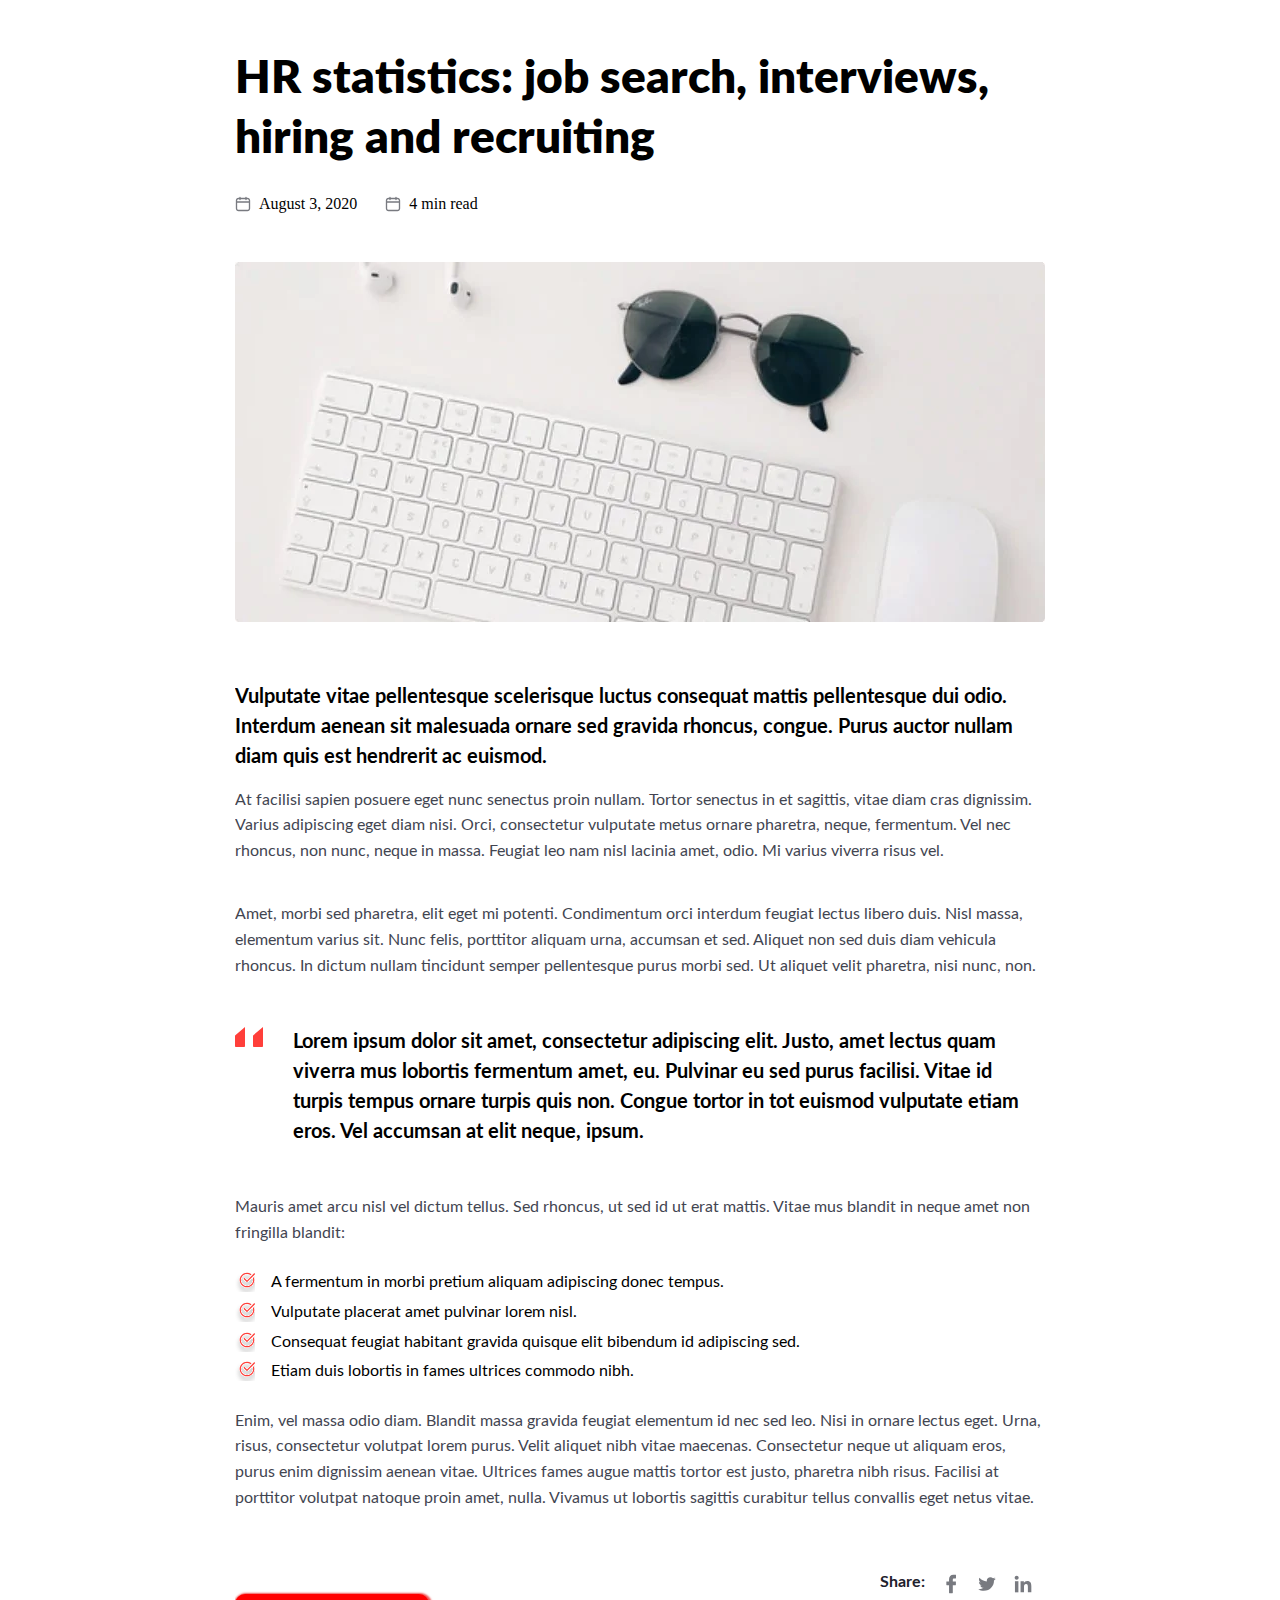
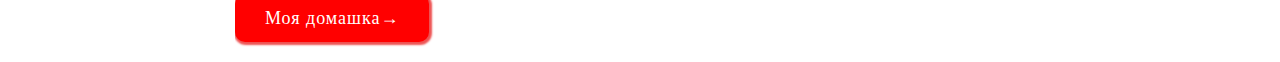
<file: index.html>
<!DOCTYPE html>
<html lang="ru">

<head>
    <meta charset="UTF-8">
    <meta http-equiv="X-UA-Compatible" content="IE=edge">
    <meta name="viewport" content="width=device-width, initial-scale=1.0">
    <link rel="stylesheet" href="css/null.css">
    <link rel="stylesheet" href="css/style.css">
    <title>Макет</title>
</head>

<body>
    <div class="wreaper">
        <header class="header">
            <h1>HR statistics: job search, interviews, hiring and recruiting</h1>
            <ul class="datatime">
                <li>August 3, 2020 </li>
                <li>4 min read</li>
            </ul>
        </header>
        <main class="main">

            <div class="image">
                <picture>
                    <source srcset="img/image.webp" type="image/webp">
                    <img src="img/image.jpg" alt="Здесь очки и клавиатура">
                </picture>

            </div>

            <div class="text-bold">
                Vulputate vitae pellentesque scelerisque luctus consequat mattis pellentesque dui odio. Interdum aenean
                sit malesuada ornare sed gravida rhoncus, congue. Purus auctor nullam diam quis est hendrerit ac
                euismod.
            </div>
            <div class="text-normal">
                <p>At facilisi sapien posuere eget nunc senectus proin nullam. Tortor senectus in et sagittis, vitae
                    diam cras dignissim. Varius adipiscing eget diam nisi. Orci, consectetur vulputate metus ornare
                    pharetra, neque, fermentum. Vel nec rhoncus, non nunc, neque in massa. Feugiat leo nam nisl lacinia
                    amet, odio. Mi varius viverra risus vel.
                </p>
                <p>
                    Amet, morbi sed pharetra, elit eget mi potenti. Condimentum orci interdum feugiat lectus libero
                    duis. Nisl massa, elementum varius sit. Nunc felis, porttitor aliquam urna, accumsan et sed. Aliquet
                    non sed duis diam vehicula rhoncus. In dictum nullam tincidunt semper pellentesque purus morbi sed.
                    Ut aliquet velit pharetra, nisi nunc, non.
                </p>
            </div>
            <div class="text-boldicon">
                <p>
                    Lorem ipsum dolor sit amet, consectetur adipiscing elit. Justo, amet lectus quam viverra mus
                    lobortis fermentum amet, eu. Pulvinar eu sed purus facilisi. Vitae id turpis tempus ornare turpis
                    quis non. Congue tortor in tot euismod vulputate etiam eros. Vel accumsan at elit neque, ipsum.
                </p>
            </div>
            <div class="text-normaltwo">
                <p>
                    Mauris amet arcu nisl vel dictum tellus. Sed rhoncus, ut sed id ut erat mattis. Vitae mus blandit in
                    neque amet non fringilla blandit:
                </p>
            </div>
            <ul class="list">
                <li>A fermentum in morbi pretium aliquam adipiscing donec tempus.</li>
                <li>Vulputate placerat amet pulvinar lorem nisl.</li>
                <li>Consequat feugiat habitant gravida quisque elit bibendum id adipiscing sed.</li>
                <li>Etiam duis lobortis in fames ultrices commodo nibh.</li>
            </ul>
            <div class="text-normal-final">
                Enim, vel massa odio diam. Blandit massa gravida feugiat elementum id nec sed leo. Nisi in ornare lectus
                eget. Urna, risus, consectetur volutpat lorem purus. Velit aliquet nibh vitae maecenas. Consectetur
                neque ut aliquam eros, purus enim dignissim aenean vitae. Ultrices fames augue mattis tortor est justo,
                pharetra nibh risus. Facilisi at porttitor volutpat natoque proin amet, nulla. Vivamus ut lobortis
                sagittis curabitur tellus convallis eget netus vitae.
            </div>
        </main>
        <footer class="footer">
            <div class="block-share">
                <p>Share:</p>
                <ul class="list-share">
                    <li> <a
                            href="https://www.facebook.com/campaign/landing.php?&campaign_id=1669307470&extra_1=s%7Cc%7C518873133502%7Ce%7C%D1%84%D0%B5%D0%B9%D1%81%D0%B1%D1%83%D0%BA%7C&placement=&creative=518873133502&keyword=%D1%84%D0%B5%D0%B9%D1%81%D0%B1%D1%83%D0%BA&partner_id=googlesem&extra_2=campaignid%3D1669307470%26adgroupid%3D63446529566%26matchtype%3De%26network%3Dg%26source%3Dnotmobile%26search_or_content%3Ds%26device%3Dc%26devicemodel%3D%26adposition%3D%26target%3D%26targetid%3Dkwd-300034615170%26loc_physical_ms%3D20916%26loc_interest_ms%3D%26feeditemid%3D%26param1%3D%26param2%3D&gclid=EAIaIQobChMI6tKijImI9gIV8kaRBR3MGQIuEAAYASAAEgJz5fD_BwE">
                            <img src="img/Facebook.svg" alt="Facebook">
                        </a> </li>
                    <li> <a href="https://twitter.com/?lang=ru">
                            <img src="img/Twitter.svg" alt="Twitter">
                        </a> </li>
                    <li> <a
                            href="https://vc.ru/services/140204-blokirovka-linkedin-v-rossii-kak-rabotat-s-socialnoy-setyu-v-obhod-ogranicheniy">
                            <img src="img/Linked-In.svg" alt="Linked-In">
                        </a> </li>
                </ul>
            </div>

            <div class="link">
                <a href="./homework.html" class="link-text">Моя домашка</a>
            </div>
        </footer>
    </div>
</body>

</html>
</file>
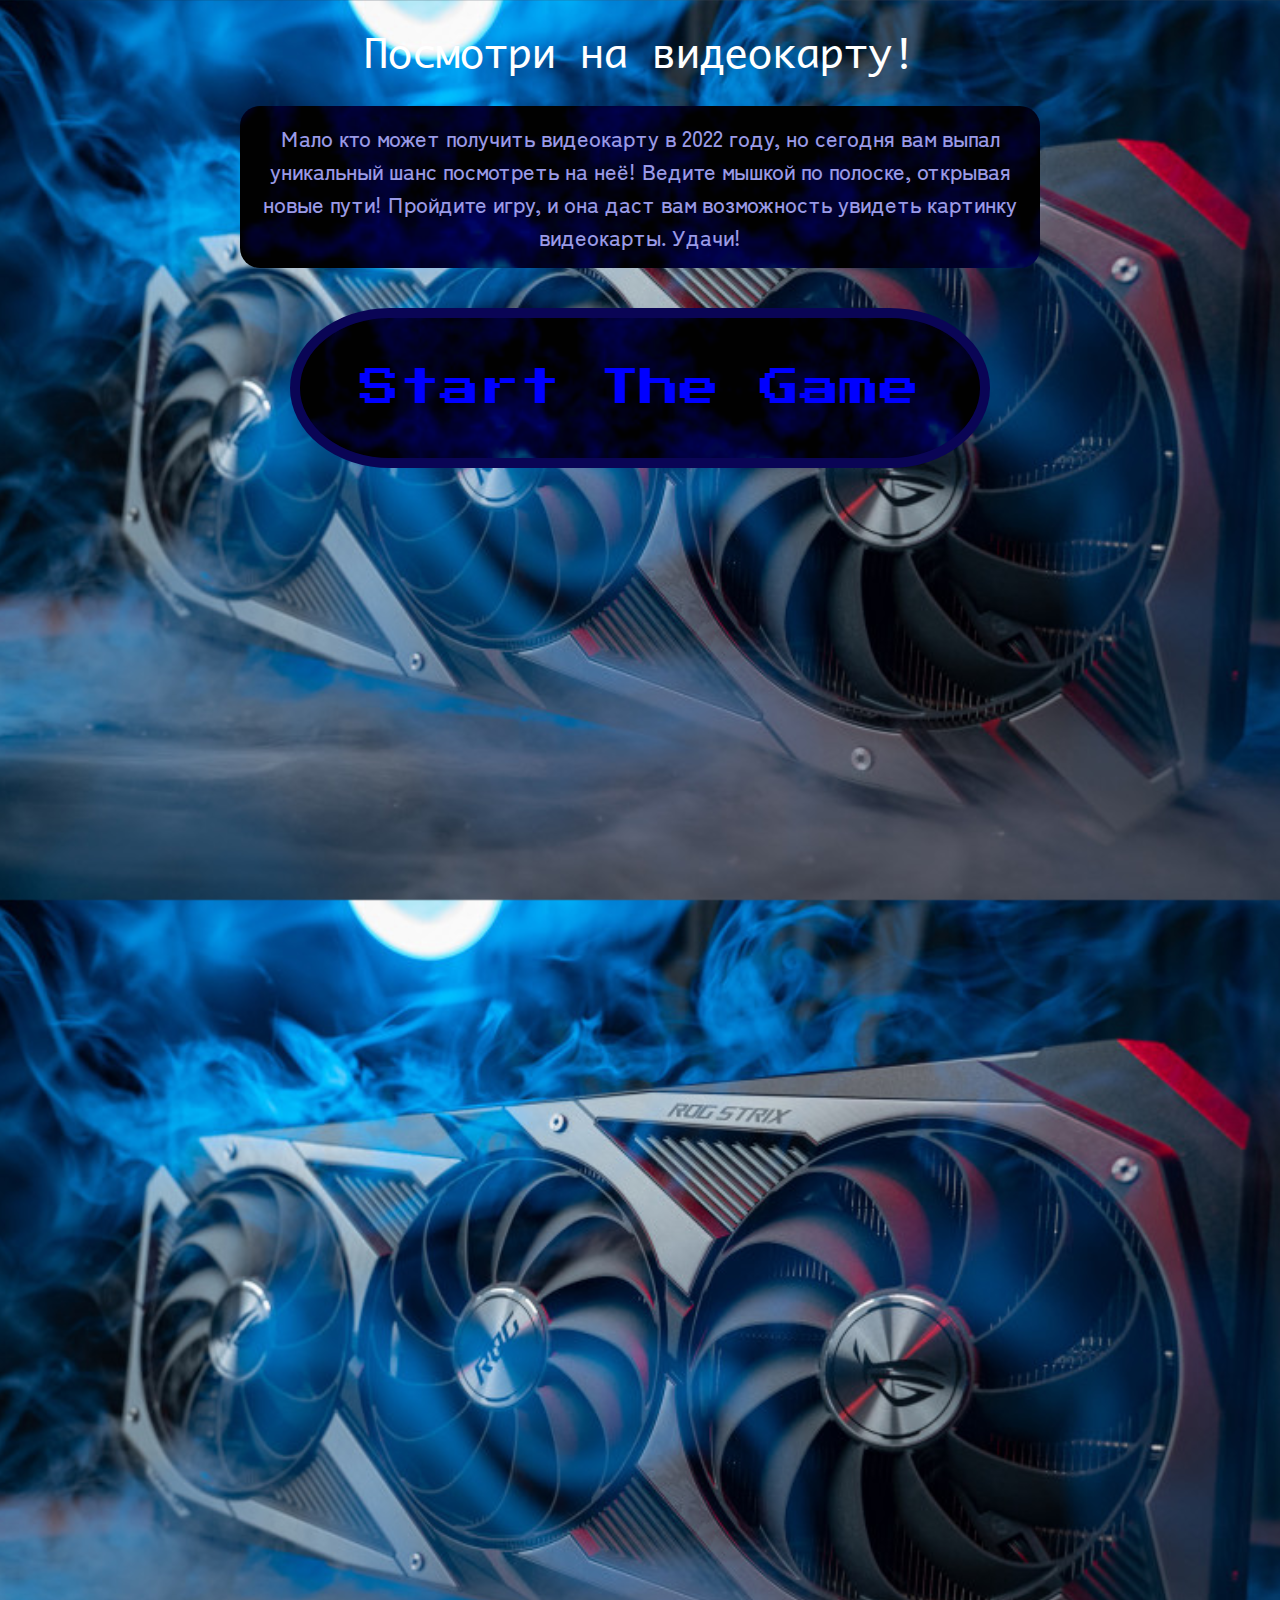
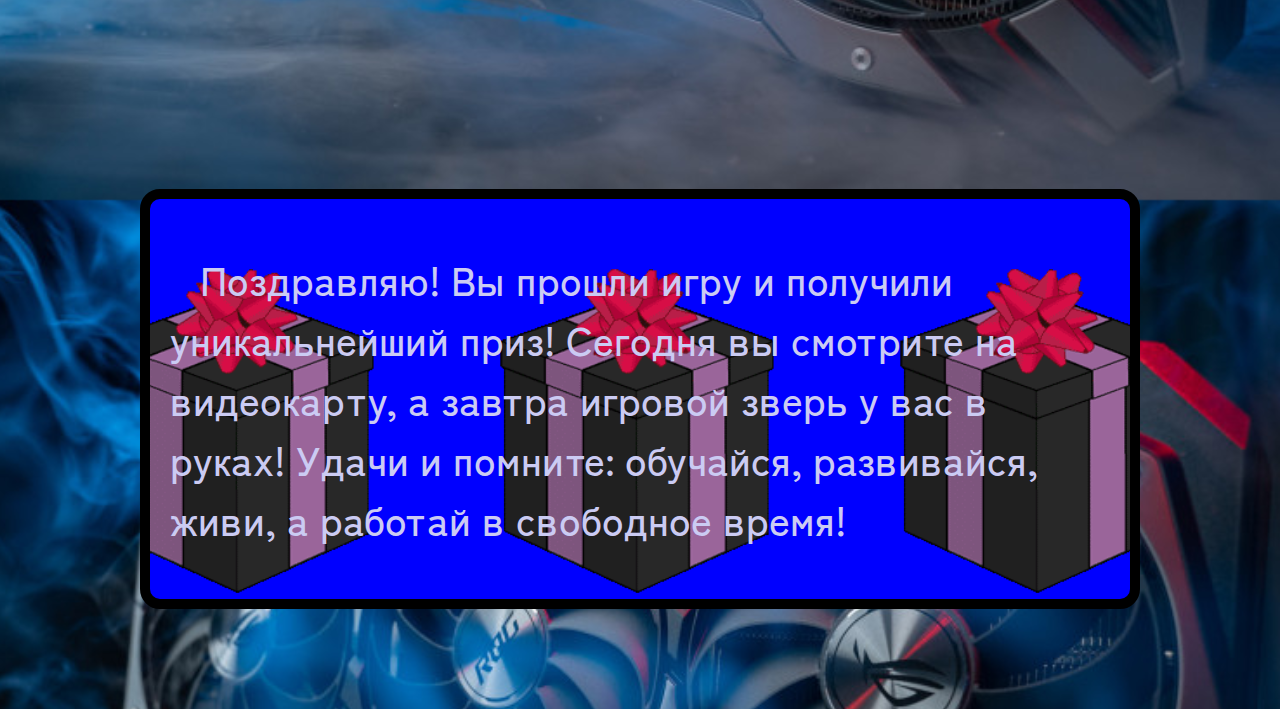
<file: homework.html>
<!DOCTYPE html>
<html lang="ru">

<head>
    <meta charset="UTF-8">
    <meta http-equiv="X-UA-Compatible" content="IE=edge">
    <meta name="viewport" content="width=device-width, initial-scale=1.0">
    <link rel="stylesheet" href="css/null.css">
    <link rel="stylesheet" href="css/style_2.css">
    <title>Игра</title>
</head>

<body>
    <div class="wreaper">
        <header class="header">
            <h1>Посмотри на видеокарту!</h1>
            <div class="text-description">
                <p>Мало кто может получить видеокарту в 2022 году, но сегодня
                    вам выпал уникальный шанс посмотреть на неё! Ведите мышкой по полоске, открывая новые пути! Пройдите
                    игру, и она даст вам возможность увидеть
                    картинку видеокарты. Удачи!</p>
            </div>
        </header>
        <main class="main">
            <div class="block-btn">
                <a href="#section">start the game</a>
            </div>
            <div id="section" class="game">
                <div class="block-gameone"></div>
                <div class="block-gametwo"></div>
                <div class="block-gamethree"></div>
                <div class="block-gamefo"></div>
                <div class="block-gamesix"></div>
                <div class="block-final"></div>
                <div class="block-finaltwo"></div>

            </div>



        </main>
        <footer class="footer">
            <p>Поздравляю! Вы прошли игру и получили уникальнейший приз! Сегодня вы смотрите на видеокарту, а
                завтра
                игровой зверь у вас в руках! Удачи и помните: обучайся, развивайся, живи, а работай в свободное
                время!
            </p>
        </footer>
    </div>
</body>

</html>
</file>
<file: css/null.css>
/* ==================================Обнуляющий стиль===================== */
*,
*::before,
*::after {
    box-sizing: border-box;
    margin: 0;
    padding: 0;
    border: 0;
}

li {
    /* Убираем маркировку */
    list-style: none; 
}

/* Убирает подчеркивание у ссылки и подсвечивание ссылком, по которым был произведён переход */
a,
a:visited {
    text-decoration: none;
}
a:hover {
    text-decoration: none;
}
h1,
h2,
h3,
h4,
h5,
h6 {
    /* Наследует для заголовков бразуерный шрифт для обынчых элементов */
    font-weight: inherit;
    font-size: inherit;
    
}

img {
    /* Убирает отступ у изображений */
    vertical-align: top;
}

body,
html {
    height: 100%;
    line-height: 1;
}

/* ======================================================================= */
</file>
<file: css/style.css>
@font-face {
    font-family: 'Lato';
    src: url('../fonts/Lato-Regular.eot');
    src: local('../fonts/Lato Regular'), local('Lato-Regular'),
        url('../fonts/Lato-Regular.eot?#iefix') format('embedded-opentype'),
        url('../fonts/Lato-Regular.woff') format('woff'),
        url('../fonts/Lato-Regular.ttf') format('truetype');
    font-weight: normal;
    font-style: normal;
}

@font-face {
    font-family: 'Lato';
    src: url('../fonts/Lato-Bold.eot');
    src: local('../fonts/Lato Bold'), local('Lato-Bold'),
        url('../fonts/Lato-Bold.eot?#iefix') format('embedded-opentype'),
        url('../fonts/Lato-Bold.woff') format('woff'),
        url('../fonts/Lato-Bold.ttf') format('truetype');
    font-weight: bold;
    font-style: normal;
}

@font-face {
    font-family: 'Lato';
    src: url('../fonts/Lato-Black.woff2') format('woff2'),
        url('../fonts/Lato-Black.woff') format('woff');
    font-weight: 900;
    font-style: normal;
    font-display: swap;
}



.wreaper {
    min-height: 100%;
    overflow: hidden;
    max-width: 810px;
    margin: 50px auto 0;
}

.header {
    margin-bottom: 40px;
}

h1 {
    font-family: 'Lato';
font-style: normal;
font-weight: 900;
font-size: 46px;
line-height: 1.3;
margin-bottom: 26px;
}

.datatime li {
    background: url("../img/Calendar.svg") 0 0/auto no-repeat;
    padding-left: 24px;
    min-height: 26px;
    display: inline-block;
    margin-right: 24px;
}

[class*="text-normal"] {
    font-family: 'Lato';
font-style: normal;
font-weight: normal;
font-size: 16px;
line-height: 1.6;
color: #424551;
}

.image {
    margin-bottom: 60px;
}

.text-bold {
    font-family: 'Lato';
font-style: normal;
font-weight: bold;
font-size: 20px;
line-height: 1.5;
margin-bottom: 16px;
}

.text-normal p:not(:last-child) {
    margin-bottom: 38px;
}

.text-boldicon {
    background: url("../img/braces.svg") 0 0/auto auto no-repeat;
    margin: 48px 0;
    padding-left: 58px;

}

.text-boldicon p {
    font-family: 'Lato';
font-style: normal;
font-weight: bold;
font-size: 20px;
line-height: 1.5;
}

.text-normaltwo {
    margin-bottom: 24px;
}

.list {
    margin-bottom: 24px;
}

.list li {
    font-family: 'Lato';
font-style: normal;
font-weight: normal;
font-size: 16px;
line-height: 1.6;
padding-left: 32px;
}

.list li::before {
    content: "";
    display: inline-block;
    background: url("../img/check.svg") 0 0 no-repeat;
    width: 20px;
    height: 20px;
    margin: 0 16px -5px -32px;
}

.list li:not(:last-child) {
    margin-bottom: 4px;
}

.text-normal-final {
    margin-bottom: 63px;
}

.block-share {
    display:block;
    text-align: right;
    

}

.block-share p{
    display: inline-block;
    color: #1E212C;
    font-family: 'Lato';
font-style: normal;
font-weight: bold;
font-size: 16px;
margin-right: 12px;

}

.list-share {
    display: inline-block;
}

.list-share li {
    display: inline-block;
    margin-right: 12px;
}

.list-share li:hover {
    background: #eee;
}

.link {
    display: inline-block;
    background: red;
    padding: 15px 30px;
    border-radius: 10px;
    box-shadow: 1px 1px 2px 2px rgb(238, 82, 82);
    margin-bottom: 20px;
}

.link:hover {
    box-shadow: 0 4px 2px 2px rgb(238, 82, 82);
}

.link:active {
    box-shadow: 0 2px 2px 2px rgb(238, 82, 82);
}

.link-text {
    color: #fff;
    font-size: 18px;
    letter-spacing: 1px;
}

.link-text::after {
    content: "→";
}

.link-text:hover {
    color: rgb(230, 174, 174);
}
</file>
<file: css/style_2.css>
@import url('https://fonts.googleapis.com/css2?family=Press+Start+2P&display=swap');

@font-face {
    font-family: 'Ayuthaya';
    src: url('Ayuthaya.eot');
    src: local('Ayuthaya'),
        url('../fonts/Ayuthaya.eot?#iefix') format('embedded-opentype'),
        url('../fonts/Ayuthaya.woff2') format('woff2'),
        url('../fonts/Ayuthaya.woff') format('woff'),
        url('../fonts/Ayuthaya.ttf') format('truetype');
    font-weight: normal;
    font-style: normal;
    font-display: swap;
}


@font-face {
    font-family: 'Zen Kaku Gothic New';
    src: local('Zen Kaku Gothic New Medium'), local('Zen-Kaku-Gothic-New-Medium'),
        url('../fonts/ZenKakuGothicNew-Medium.woff2') format('woff2'),
        url('../fonts/ZenKakuGothicNew-Medium.woff') format('woff'),
        url('../fonts/ZenKakuGothicNew-Medium.ttf') format('truetype');
    font-weight: 500;
    font-style: normal;
}


body {
    background: url("../img/videocardsbg2.jpg") center/cover repeat;
}

.wreaper {
    min-height: 100%;
    overflow: hidden;
}

.header {
    max-width: 800px;
    margin: 20px auto 40px;
}

h1 {
    font-family: 'Ayuthaya';
    font-size: 40px;
    text-align: center;
    margin-bottom: 20px;
    color: #fff;
    padding: 13px;
}

h1:hover {
    background: url("../img/h4.gif") center/cover no-repeat;
    border-radius: 20px;
}

.block-btn {
    max-width: 700px;
    margin: 0 auto 30px;
    
}

.block-btn a {
    display: block;
    font-family: 'Press Start 2P', cursive;
    text-align: center;
    font-size: 40px;
    padding: 50px;
    color: blue;
    text-transform: capitalize;
    border-radius: 20%/70%;
    border: 10px solid rgb(10, 5, 85);
    background: url("../img/h4.gif") center/cover no-repeat;
}


.block-btn a:hover {
    box-shadow: 5px 5px 1px 1px blue;
}

.block-btn a:active {
    box-shadow: 3px 3px 1px 1px blue;
}


.text-description {
    text-align: center;
    padding: 15px;
    background: url("../img/h4.gif") center/cover no-repeat;
    border-radius: 20px;
}

p {
    font-family: 'Zen Kaku Gothic New';
    font-size: 22px;
    color: rgb(154, 154, 231);
    line-height: 1.5;
}

.main {
    margin-bottom: 50px;
    
}

/* ============Игра============== */

.game {
    width: 1000px;
    background: rgb(2,0,36);
    background: linear-gradient(32deg, rgb(80, 71, 238) 0%, rgba(9,30,121,0.8183648459383753) 0%, rgba(11,78,177,0.3561799719887955) 0%, rgba(0,108,255,1) 0%, rgba(8,47,199,0.7539390756302521) 82%);
    margin: 0 auto;
    border-radius: 20px;
    border: 10px solid rgb(11, 37, 109);
    visibility: hidden;
    
}

.game:target {
    visibility: visible;
}

.block-gameone {
    display: inline-block;
    width: 50px;
    height: 300px;
    background: red;
    margin: 0 0 0 100px;
}

.block-gameone::after {
    display: inline-block;
    content: "";
    background: red;
    width: 100px;
    height: 35px;
    margin: 265px 0 0 0;
}

.block-gametwo {
    display: inline-block;
    background: red;
    width: 600px;
    height: 35px;
    margin: 0 0 0 45px;
    visibility: hidden;
}

.block-gametwo::after {
    background: red;
    display: block;
    content: "";
    width: 25px;
    height: 80px;
    margin: 0 0 0 600px;
    visibility: hidden;
}

.block-gamethree {
    display: inline-block;
    width: 25px;
    height: 200px;
    margin: -3px 0 0 799px;
    background: red;
    visibility: hidden;
}


.block-gamethree::before {
    display: inline-block;
    content: "";
    width: 50px;
    height: 15px;
    background: red;
    margin: 200px 0 0 -25px;
    visibility: hidden;

}

.block-gamefo {
    display: inline-block;
    width: 400px;
    height: 15px;
    background: red;
    margin: 0 0 0 -453px;
    visibility: hidden;
}

.block-gamefo::after {
    content: "";
    display: inline-block;
    width: 10px;
    height: 20px;
    background: red;
    margin: 15px 0 -20px 0;
    visibility: hidden;
}

.block-gamesix {
    display: inline-block;
    width: 10px;
    height: 200px;
    background: red;
    margin: -5px 0 0 375px;
    visibility: hidden;
    
}

.block-gamesix::after {
    content: "";
    display: block;
    width: 20px;
    height: 10px;
    background: red;
    margin: 190px 0 0 0;
    visibility: hidden;
    
}

.block-final {
    display: block;
    width: 25px;
    height: 25px;
    background: black;
    margin: -20px 0 0 394px;
    visibility: hidden;
    
}

.block-finaltwo {
    display: block;
    width: 500px;
    height: 500px;
    background: url("../img/videocrfinal.jpg") center/cover no-repeat;
    margin: 0 auto;
    visibility: hidden;
    
}

/* ==========game hover============== */
.block-gameone:hover  ~ .block-gametwo,
.block-gametwo:hover, .block-gametwo:hover::after{
   visibility: visible;
}

.block-gametwo:hover ~ .block-gamethree,
.block-gamethree:hover, .block-gamethree:hover::before{
   visibility: visible;
}

.block-gamethree:hover ~ .block-gamefo,
.block-gamefo:hover, .block-gamefo:hover::after{
   visibility: visible;
}

.block-gamefo:hover ~ .block-gamesix, .block-gamesix:hover, .block-gamesix:hover::after {
   visibility: visible;
}

.block-gamesix:hover ~ .block-final, .block-final:hover {
    visibility: visible;
}

.block-final:hover ~ .block-finaltwo, .block-finaltwo:hover {
    visibility: visible;
}




/* ==========финал================ */
.footer {
    max-width: 1000px;
    text-indent: 30px;
    margin: 0 auto 100px;
    border: 10px solid #000;
    padding: 50px 20px;
    border-radius: 20px;
    overflow: hidden;
    background: blue url("../img/footer.gif") center/400px repeat;
}

.footer p {
    font-family: 'Zen Kaku Gothic New';
    font-size: 22px;
    color: rgb(203, 203, 243);
    font-size: 40px;
}

.footer p:hover {
    background: rgb(127, 127, 248);
}
</file>
